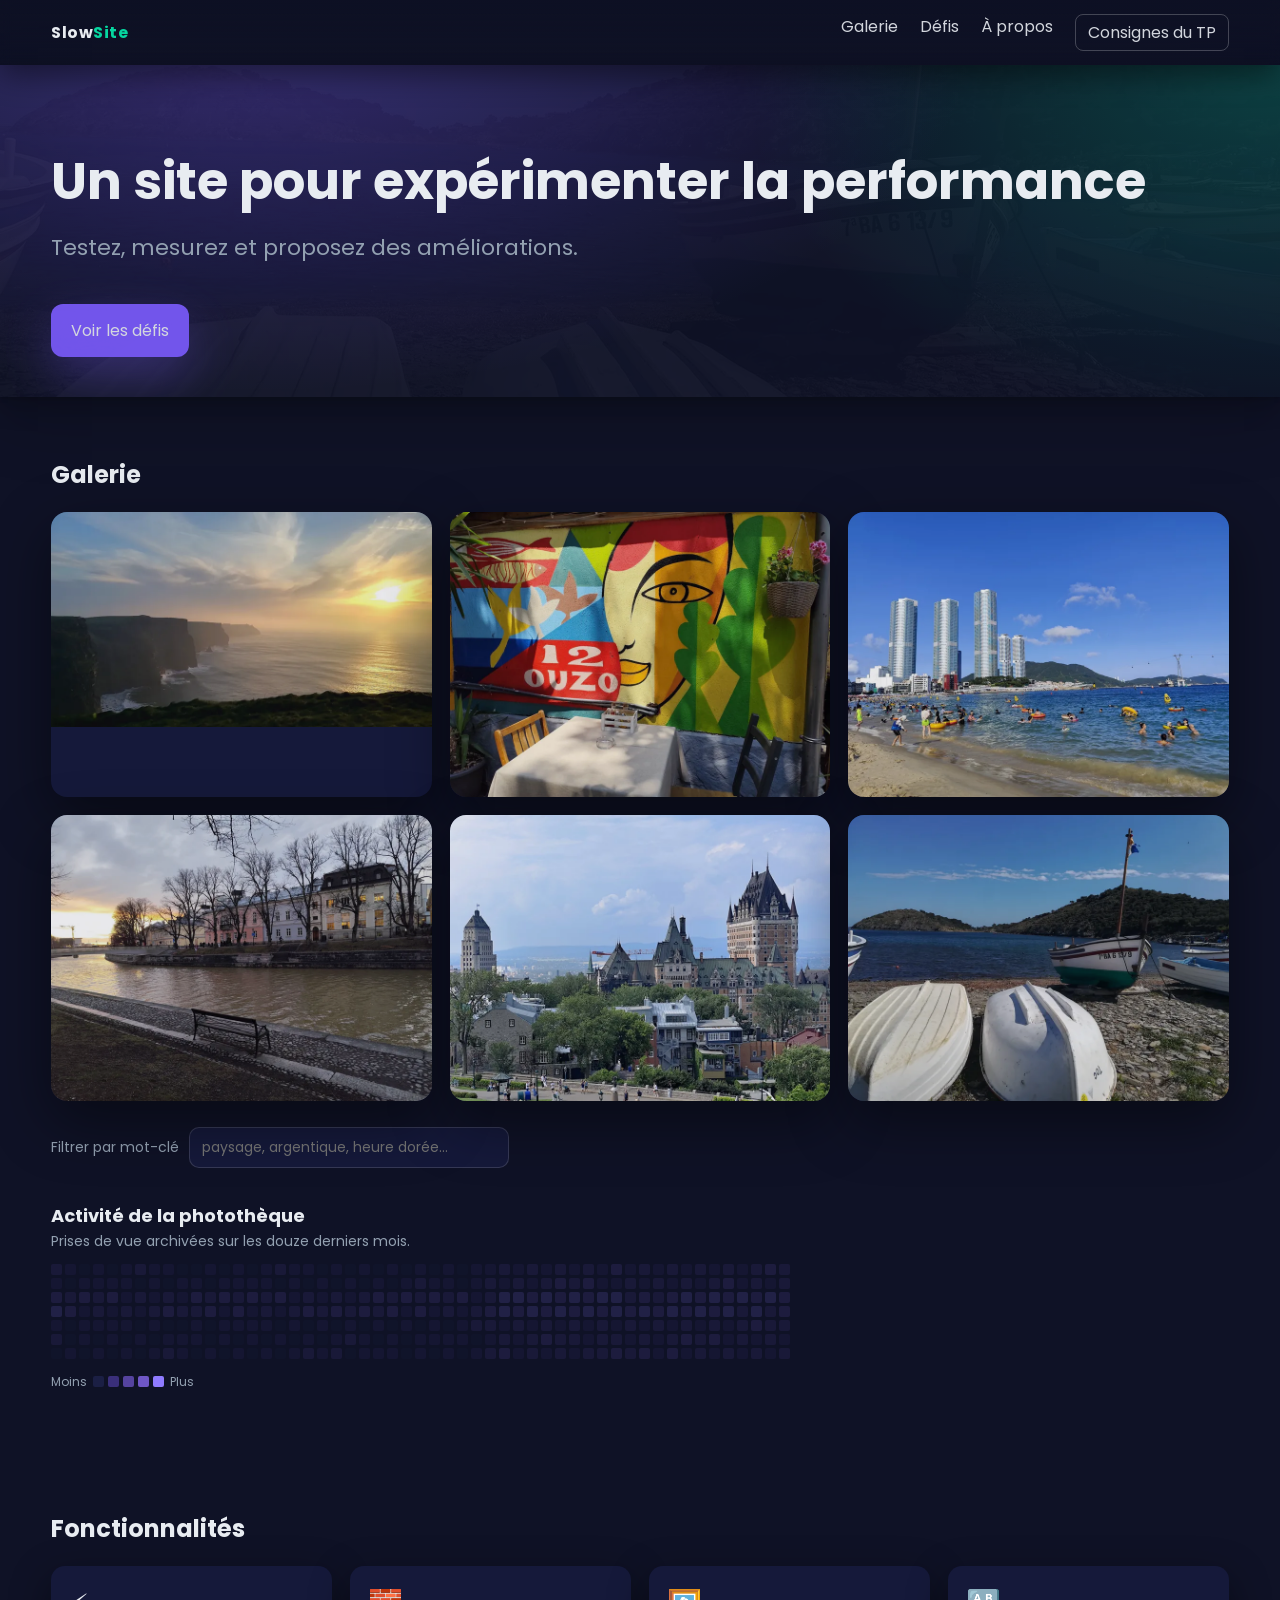
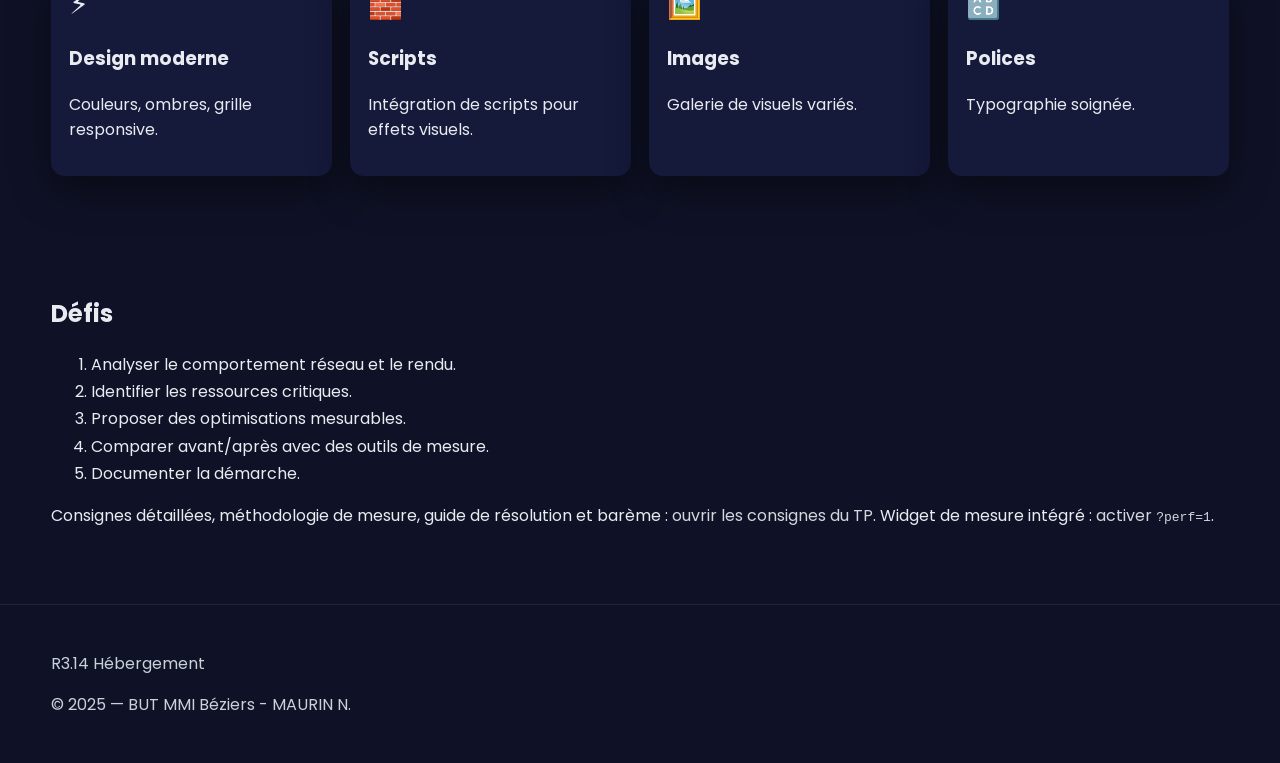
<file: index.html>
<!DOCTYPE html>
<html lang="fr">
  <head>
    <meta charset="utf-8" />
    <meta name="viewport" content="width=device-width, initial-scale=1" />
    <title>Site non optimisé...</title>

    <link rel="icon" type="image/png" href="img/favicon.png" />

    <link rel="preconnect" href="https://fonts.googleapis.com" />
    <link rel="preconnect" href="https://fonts.gstatic.com" crossorigin />
    <link rel="stylesheet" href="https://fonts.googleapis.com/css2?family=Poppins:wght@400;600&display=swap" />
    <link rel="stylesheet" href="css/styles.css" />
    <!-- Image LCP (fond du hero), découverte seulement via le CSS : on la précharge -->
    <link rel="preload" as="image" href="img/hero-bg.webp" fetchpriority="high" />

    <script src="js/app.js" defer></script>

    <!-- ===== Infrastructure du TP : hors exercice =====================
         Le bouton « Consignes » et sa fenêtre ne font pas partie du site à
         optimiser. Inutile de les analyser, les optimiser ou les supprimer.
         Volontairement en ligne : aucune requête supplémentaire, et rien ne
         casse quand vous réécrivez css/styles.css ou js/app.js.
         ================================================================ -->
    <style>
      .tp-link{border:1px solid rgba(255,255,255,.25);border-radius:8px;padding:5px 12px}
      .tp-link:hover{background:rgba(255,255,255,.08)}
      /* Cette entrée de menu supplémentaire fait déborder la barre sur petit
         écran : on autorise le retour à la ligne. */
      @media (max-width:640px){
        .menu{flex-wrap:wrap;justify-content:flex-end;gap:8px 14px}
      }
      #tp-modal{width:min(1000px,94vw);height:min(86vh,900px);padding:0;border:0;
        border-radius:14px;background:#0f1226;color:#E8ECF1;overflow:hidden}
      #tp-modal::backdrop{background:rgba(4,6,18,.72)}
      .tp-modal-bar{display:flex;align-items:center;justify-content:space-between;
        gap:12px;padding:10px 14px;border-bottom:1px solid rgba(255,255,255,.12);
        font:600 15px/1.3 system-ui,Segoe UI,Roboto,Arial,sans-serif}
      .tp-modal-bar button{background:transparent;color:#E8ECF1;cursor:pointer;
        border:1px solid rgba(255,255,255,.25);border-radius:8px;padding:5px 11px;font:inherit}
      .tp-modal-bar button:hover{background:rgba(255,255,255,.1)}
      #tp-modal iframe{display:block;width:100%;height:calc(100% - 45px);border:0}
    </style>
  </head>
  <body>
    <div class="topbar">
      <div class="container nav">
        <div class="logo">Slow<span>Site</span></div>
        <div class="menu">
          <a href="#galerie">Galerie</a>
          <a href="#defis">Défis</a>
          <a href="#apropos">À propos</a>
          <a class="tp-link js-consignes" href="consignes.html">Consignes du TP</a>
        </div>
      </div>
    </div>

    <div class="hero">
      <div class="container hero-inner">
        <div class="hero-text">
          <h1>Un site pour expérimenter la performance</h1>
          <p>Testez, mesurez et proposez des améliorations.</p>
          <a class="cta" href="#defis">Voir les défis</a>
        </div>
      </div>
    </div>

    <div id="galerie" class="section gallery">
      <div class="container">
        <h2>Galerie</h2>
        <div class="grid">
          <div class="card" data-mots="paysage montagne aube brume grand angle">
            <a href="img1.html"><img src="img/img1-800.webp" alt="Image 1" width="800" height="452" decoding="async" /></a>
          </div>
          <div class="card" data-mots="architecture ville façade contraste élevé">
            <a href="img2.html"><img src="img/img2-800.webp" alt="Image 2" width="800" height="600" decoding="async" /></a>
          </div>
          <div class="card" data-mots="portrait studio clair-obscur noir profond">
            <a href="img3.html"><img src="img/img3-800.webp" alt="Image 3" width="800" height="600" decoding="async" /></a>
          </div>
          <div class="card" data-mots="littoral falaise heure dorée pose longue">
            <a href="img4.html"><img src="img/img4-800.webp" alt="Image 4" width="800" height="600" loading="lazy" decoding="async" /></a>
          </div>
          <div class="card" data-mots="photo de rue ruelle silhouette monochrome">
            <a href="img5.html"><img src="img/img5-800.webp" alt="Image 5" width="800" height="600" loading="lazy" decoding="async" /></a>
          </div>
          <div class="card" data-mots="forêt sentier lumière rasante macro">
            <a href="img6.html"><img src="img/img6-800.webp" alt="Image 6" width="800" height="600" loading="lazy" decoding="async" /></a>
          </div>
        </div>
        <div class="gallery-filter">
          <label for="q">Filtrer par mot-clé</label>
          <input id="q" type="search" list="motscles" autocomplete="off"
                 placeholder="paysage, argentique, heure dorée…" />
          <datalist id="motscles"></datalist>
          <p id="filter-info" class="filter-info"></p>
        </div>

        <div class="activity">
          <h3 class="activity-title">Activité de la photothèque</h3>
          <p class="activity-sub">Prises de vue archivées sur les douze derniers mois.</p>
          <div class="activity-scroll">
            <div id="calendrier" class="calendar"></div>
          </div>
          <p class="activity-legend">
            <span>Moins</span>
            <i class="lvl lvl-0"></i><i class="lvl lvl-1"></i><i class="lvl lvl-2"></i><i class="lvl lvl-3"></i><i class="lvl lvl-4"></i>
            <span>Plus</span>
          </p>
        </div>
      </div>
    </div>

    <div id="apropos" class="section features">
      <div class="container">
        <h2>Fonctionnalités</h2>
        <div class="features-grid">
          <div class="feature">
            <div class="icon">⚡</div>
            <h3>Design moderne</h3>
            <p>Couleurs, ombres, grille responsive.</p>
          </div>
          <div class="feature">
            <div class="icon">🧱</div>
            <h3>Scripts</h3>
            <p>Intégration de scripts pour effets visuels.</p>
          </div>
          <div class="feature">
            <div class="icon">🖼️</div>
            <h3>Images</h3>
            <p>Galerie de visuels variés.</p>
          </div>
          <div class="feature">
            <div class="icon">🔠</div>
            <h3>Polices</h3>
            <p>Typographie soignée.</p>
          </div>
        </div>
      </div>
    </div>

    <div id="defis" class="section challenges">
      <div class="container">
        <h2>Défis</h2>
        <ol>
          <li>Analyser le comportement réseau et le rendu.</li>
          <li>Identifier les ressources critiques.</li>
          <li>Proposer des optimisations mesurables.</li>
          <li>Comparer avant/après avec des outils de mesure.</li>
          <li>Documenter la démarche.</li>
        </ol>
        <p>
          Consignes détaillées, méthodologie de mesure, guide de résolution et
          barème : <a class="js-consignes" href="consignes.html">ouvrir les
          consignes du TP</a>. Widget de mesure intégré :
          <a href="?perf=1">activer <code>?perf=1</code></a>.
        </p>
      </div>
    </div>

    <div class="footer">
      <div class="container">
        <p>R3.14 Hébergement</p>
        <p>© 2025 — BUT MMI Béziers - MAURIN N.</p>
      </div>
    </div>

    <!-- ===== Infrastructure du TP : hors exercice ===================== -->
    <dialog id="tp-modal" aria-labelledby="tp-modal-titre">
      <div class="tp-modal-bar">
        <span id="tp-modal-titre">Consignes du TP</span>
        <span>
          <a class="tp-link" href="consignes.html" target="_blank" rel="noopener">Ouvrir dans un onglet</a>
          <button type="button" data-tp-close>Fermer</button>
        </span>
      </div>
      <iframe title="Consignes du TP" data-src="consignes.html"></iframe>
    </dialog>

    <script>
      /* Ouvre les consignes en fenêtre modale. Sans JavaScript, ou si
         <dialog> n'est pas supporté, les liens naviguent normalement vers
         consignes.html : le contenu reste accessible dans tous les cas.
         L'iframe n'est chargée qu'à la première ouverture, pour ne rien
         ajouter au chargement de la page mesurée. */
      (function () {
        var modal = document.getElementById('tp-modal');
        var liens = document.querySelectorAll('.js-consignes');
        if (!modal || !liens.length || typeof modal.showModal !== 'function') return;

        var frame = modal.querySelector('iframe');
        for (var i = 0; i < liens.length; i++) {
          liens[i].addEventListener('click', function (e) {
            e.preventDefault();
            if (!frame.getAttribute('src')) {
              frame.setAttribute('src', frame.dataset.src);
            }
            modal.showModal();
          });
        }
        modal.querySelector('[data-tp-close]').addEventListener('click', function () {
          modal.close();
        });
        // Échap ne remonte pas d'une iframe vers le <dialog> parent : on
        // écoute donc aussi dans le document embarqué (même origine).
        frame.addEventListener('load', function () {
          try {
            frame.contentDocument.addEventListener('keydown', function (e) {
              if (e.key === 'Escape') modal.close();
            });
          } catch (err) { /* origine différente : la touche Échap n'agira pas */ }
        });
        // Clic sur le fond sombre : la cible est alors le <dialog> lui-même.
        modal.addEventListener('click', function (e) {
          if (e.target === modal) modal.close();
        });
      })();
      /* ================================================================ */

      if (new URLSearchParams(location.search).has('perf')) {
        var s = document.createElement('script');
        s.src = 'js/metrics.js';
        s.defer = true;
        document.head.appendChild(s);
      }
    </script>
  </body>
</html>
</file>
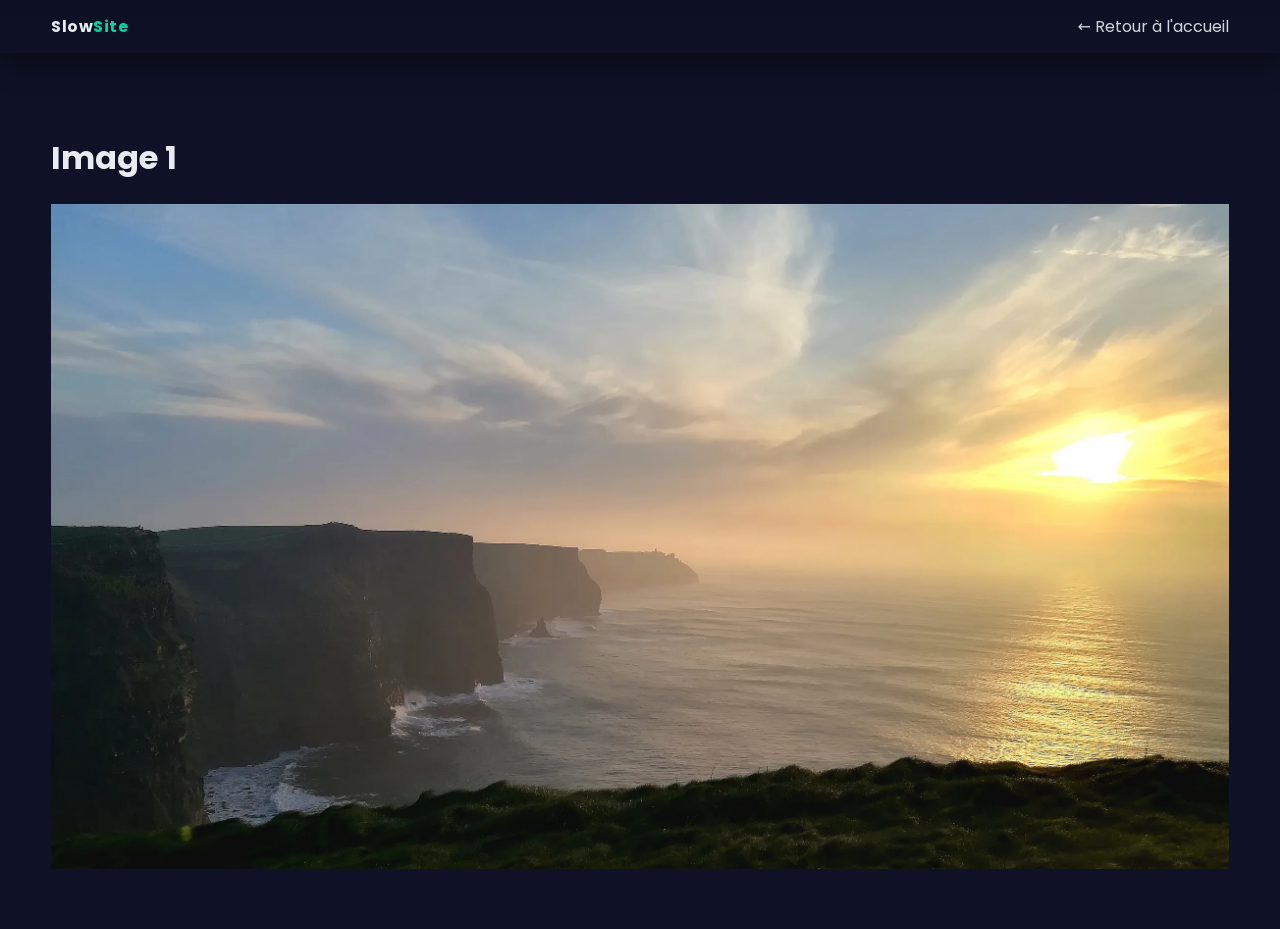
<file: img1.html>
<!DOCTYPE html>
<html lang="fr">
<head>
  <meta charset="utf-8" />
  <meta name="viewport" content="width=device-width, initial-scale=1" />
  <title>Image 1</title>
  <link rel="icon" type="image/png" href="img/favicon.png">
  <link rel="preconnect" href="https://fonts.googleapis.com">
  <link rel="preconnect" href="https://fonts.gstatic.com" crossorigin>
  <link rel="stylesheet" href="https://fonts.googleapis.com/css2?family=Poppins:wght@400;600&display=swap">
  <link rel="stylesheet" href="css/styles.css">
  <script src="js/app.js" defer></script>
</head>
<body>
  <div class="topbar"><div class="container nav"><div class="logo">Slow<span>Site</span></div><div class="menu"><a href="index.html">← Retour à l'accueil</a></div></div></div>
  <div class="section image-page"><div class="container">
    <h1>Image 1</h1>
    <div class="image-wrapper"><img src="img/img1.webp" alt="Image 1" width="2400" height="1355"></div>
  </div></div>
  <script>
    if (new URLSearchParams(location.search).has('perf')) {
      var s = document.createElement('script');
      s.src = 'js/metrics.js'; s.defer = true; document.head.appendChild(s);
    }
  </script>
</body>
</html>
</file>
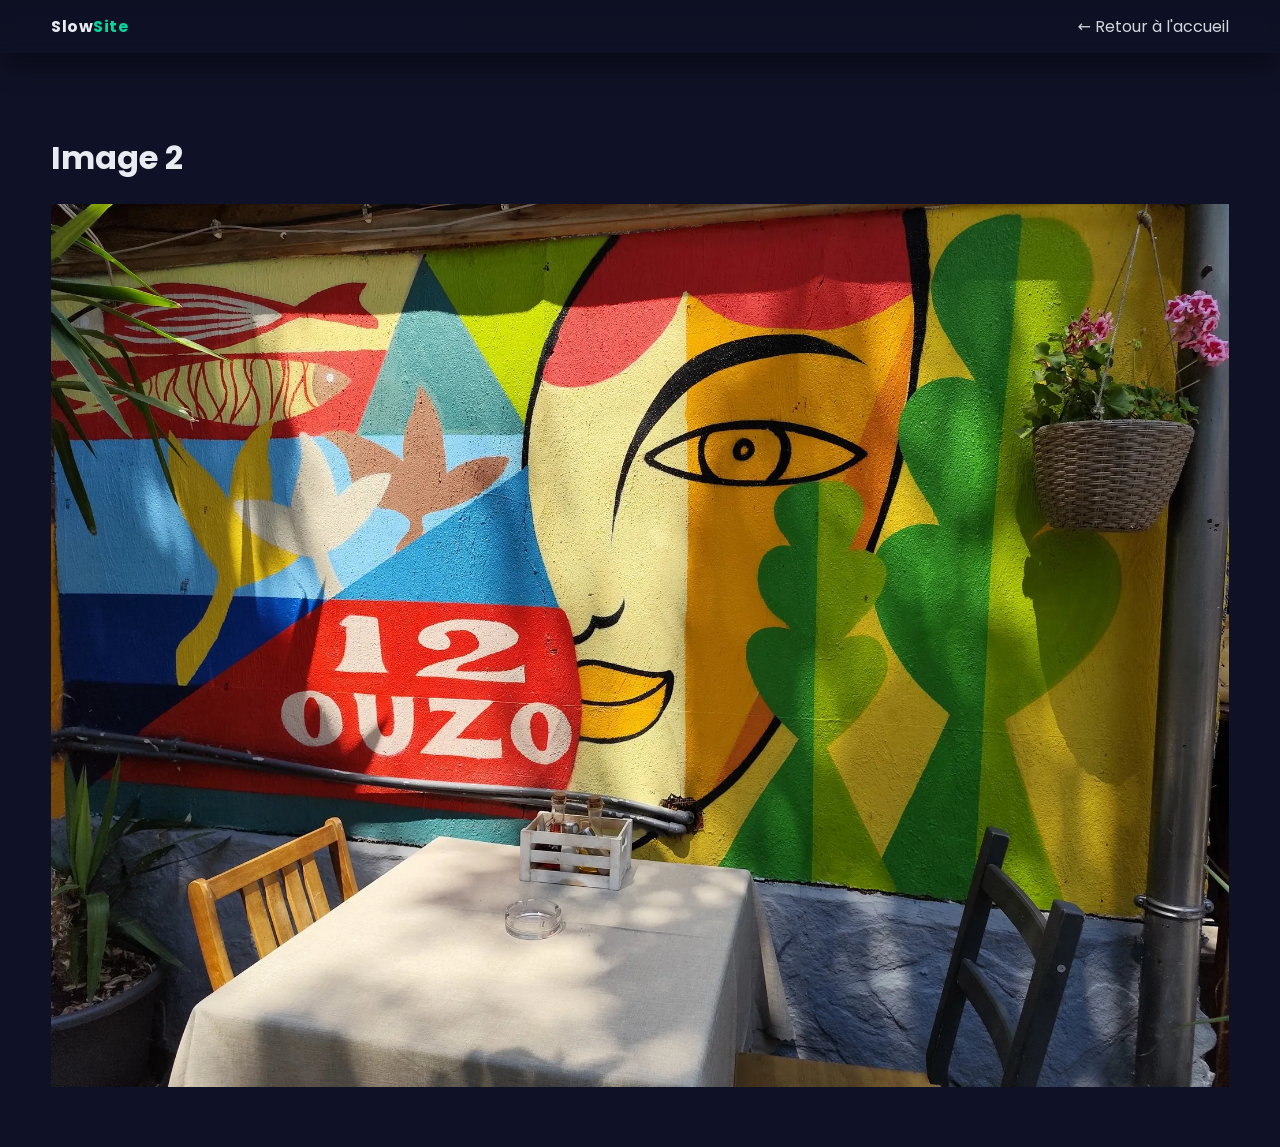
<file: img2.html>
<!DOCTYPE html>
<html lang="fr">
<head>
  <meta charset="utf-8" />
  <meta name="viewport" content="width=device-width, initial-scale=1" />
  <title>Image 2</title>
  <link rel="icon" type="image/png" href="img/favicon.png">
  <link rel="preconnect" href="https://fonts.googleapis.com">
  <link rel="preconnect" href="https://fonts.gstatic.com" crossorigin>
  <link rel="stylesheet" href="https://fonts.googleapis.com/css2?family=Poppins:wght@400;600&display=swap">
  <link rel="stylesheet" href="css/styles.css">
  <script src="js/app.js" defer></script>
</head>
<body>
  <div class="topbar"><div class="container nav"><div class="logo">Slow<span>Site</span></div><div class="menu"><a href="index.html">← Retour à l'accueil</a></div></div></div>
  <div class="section image-page"><div class="container">
    <h1>Image 2</h1>
    <div class="image-wrapper"><img src="img/img2.webp" alt="Image 2" width="2040" height="1530"></div>
  </div></div>
  <script>
    if (new URLSearchParams(location.search).has('perf')) {
      var s = document.createElement('script');
      s.src = 'js/metrics.js'; s.defer = true; document.head.appendChild(s);
    }
  </script>
</body>
</html>
</file>
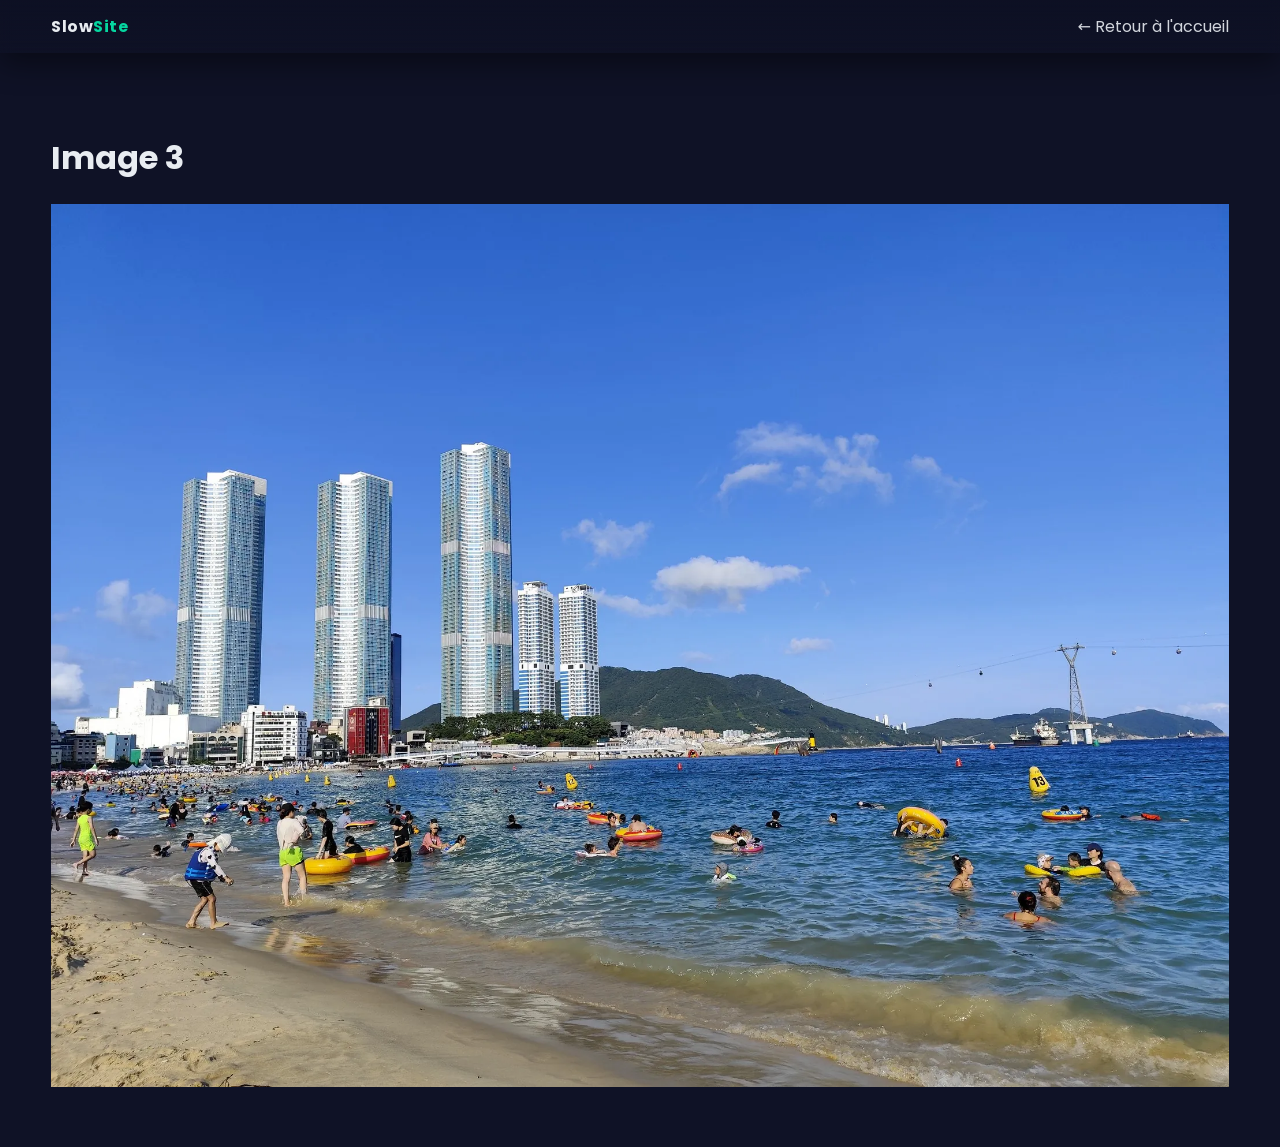
<file: img3.html>
<!DOCTYPE html>
<html lang="fr">
<head>
  <meta charset="utf-8" />
  <meta name="viewport" content="width=device-width, initial-scale=1" />
  <title>Image 3</title>
  <link rel="icon" type="image/png" href="img/favicon.png">
  <link rel="preconnect" href="https://fonts.googleapis.com">
  <link rel="preconnect" href="https://fonts.gstatic.com" crossorigin>
  <link rel="stylesheet" href="https://fonts.googleapis.com/css2?family=Poppins:wght@400;600&display=swap">
  <link rel="stylesheet" href="css/styles.css">
  <script src="js/app.js" defer></script>
</head>
<body>
  <div class="topbar"><div class="container nav"><div class="logo">Slow<span>Site</span></div><div class="menu"><a href="index.html">← Retour à l'accueil</a></div></div></div>
  <div class="section image-page"><div class="container">
    <h1>Image 3</h1>
    <div class="image-wrapper"><img src="img/img3.webp" alt="Image 3" width="2040" height="1530"></div>
  </div></div>
  <script>
    if (new URLSearchParams(location.search).has('perf')) {
      var s = document.createElement('script');
      s.src = 'js/metrics.js'; s.defer = true; document.head.appendChild(s);
    }
  </script>
</body>
</html>
</file>
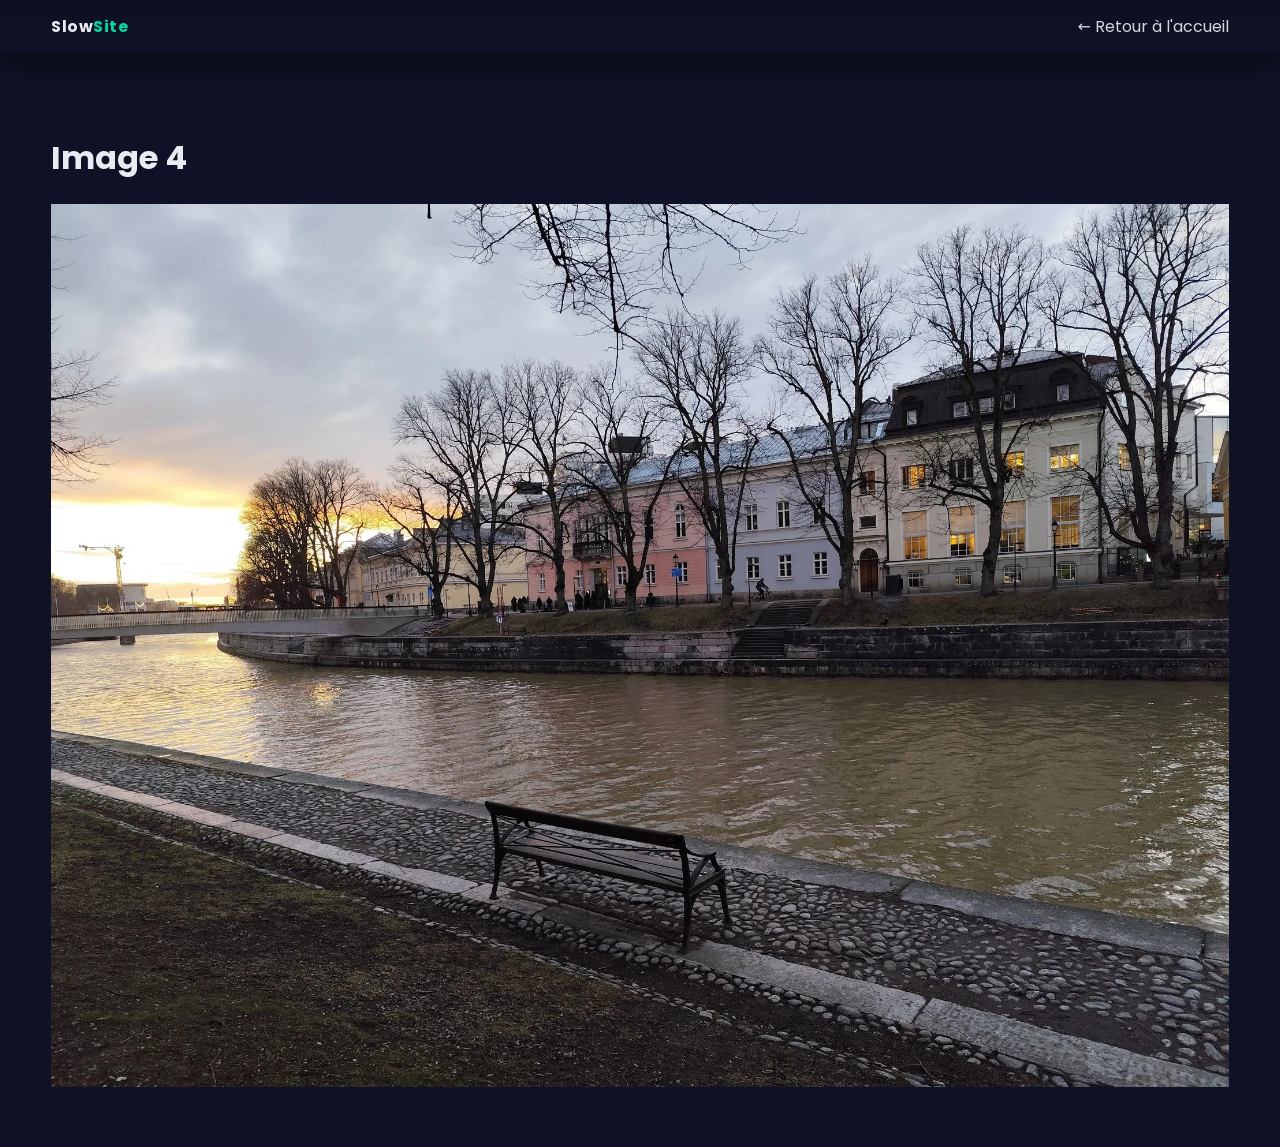
<file: img4.html>
<!DOCTYPE html>
<html lang="fr">
<head>
  <meta charset="utf-8" />
  <meta name="viewport" content="width=device-width, initial-scale=1" />
  <title>Image 4</title>
  <link rel="icon" type="image/png" href="img/favicon.png">
  <link rel="preconnect" href="https://fonts.googleapis.com">
  <link rel="preconnect" href="https://fonts.gstatic.com" crossorigin>
  <link rel="stylesheet" href="https://fonts.googleapis.com/css2?family=Poppins:wght@400;600&display=swap">
  <link rel="stylesheet" href="css/styles.css">
  <script src="js/app.js" defer></script>
</head>
<body>
  <div class="topbar"><div class="container nav"><div class="logo">Slow<span>Site</span></div><div class="menu"><a href="index.html">← Retour à l'accueil</a></div></div></div>
  <div class="section image-page"><div class="container">
    <h1>Image 4</h1>
    <div class="image-wrapper"><img src="img/img4.webp" alt="Image 4" width="2040" height="1530"></div>
  </div></div>
  <script>
    if (new URLSearchParams(location.search).has('perf')) {
      var s = document.createElement('script');
      s.src = 'js/metrics.js'; s.defer = true; document.head.appendChild(s);
    }
  </script>
</body>
</html>
</file>
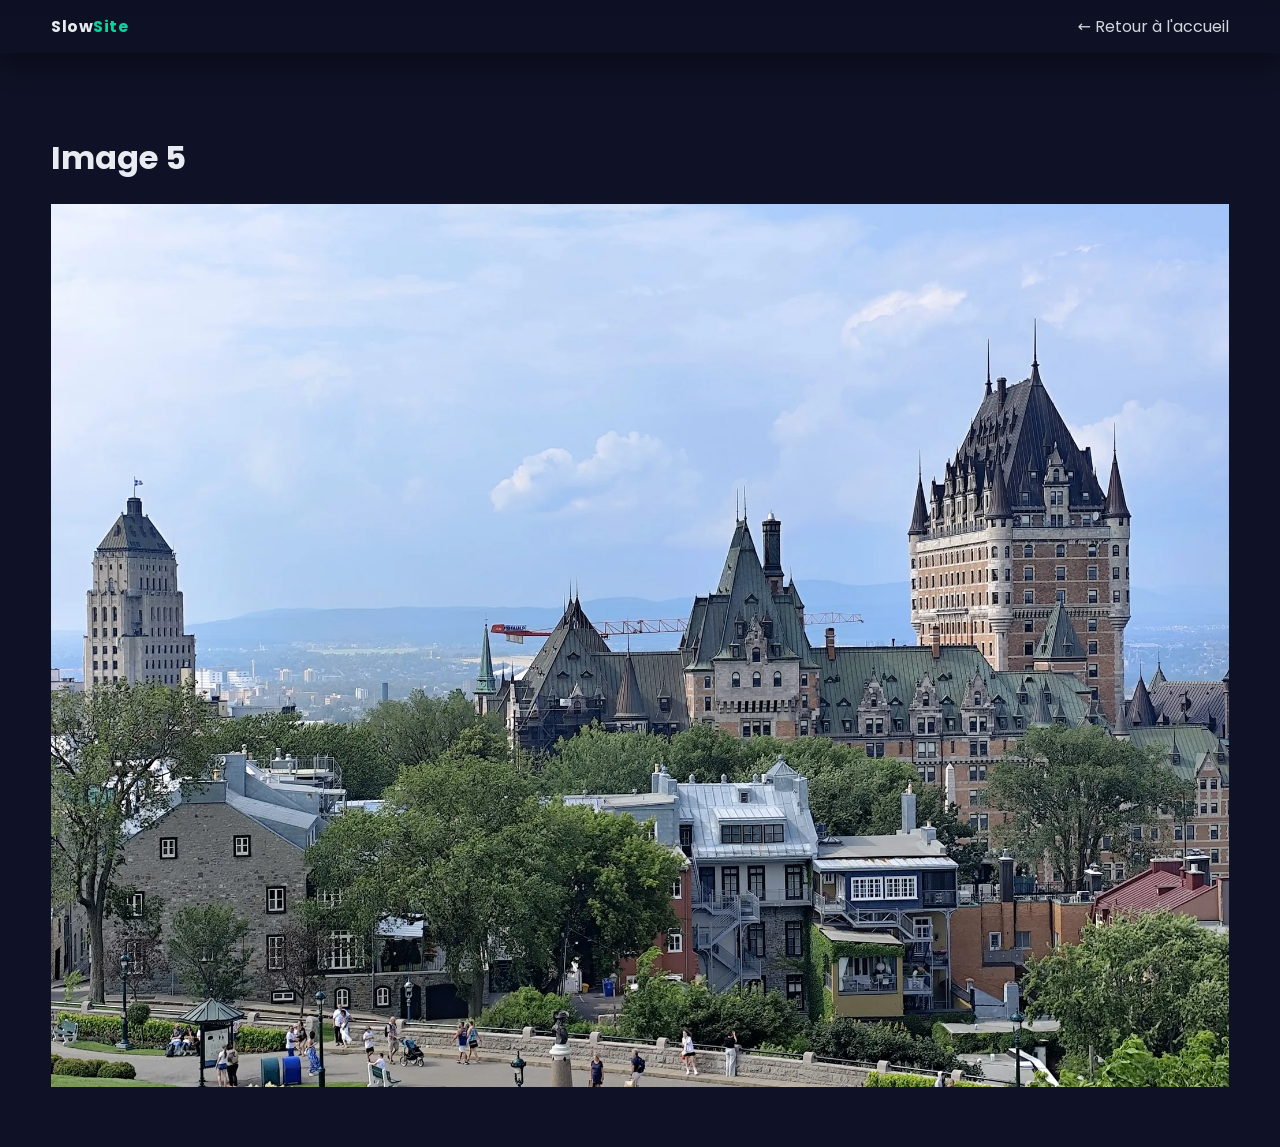
<file: img5.html>
<!DOCTYPE html>
<html lang="fr">
<head>
  <meta charset="utf-8" />
  <meta name="viewport" content="width=device-width, initial-scale=1" />
  <title>Image 5</title>
  <link rel="icon" type="image/png" href="img/favicon.png">
  <link rel="preconnect" href="https://fonts.googleapis.com">
  <link rel="preconnect" href="https://fonts.gstatic.com" crossorigin>
  <link rel="stylesheet" href="https://fonts.googleapis.com/css2?family=Poppins:wght@400;600&display=swap">
  <link rel="stylesheet" href="css/styles.css">
  <script src="js/app.js" defer></script>
</head>
<body>
  <div class="topbar"><div class="container nav"><div class="logo">Slow<span>Site</span></div><div class="menu"><a href="index.html">← Retour à l'accueil</a></div></div></div>
  <div class="section image-page"><div class="container">
    <h1>Image 5</h1>
    <div class="image-wrapper"><img src="img/img5.webp" alt="Image 5" width="2040" height="1530"></div>
  </div></div>
  <script>
    if (new URLSearchParams(location.search).has('perf')) {
      var s = document.createElement('script');
      s.src = 'js/metrics.js'; s.defer = true; document.head.appendChild(s);
    }
  </script>
</body>
</html>
</file>
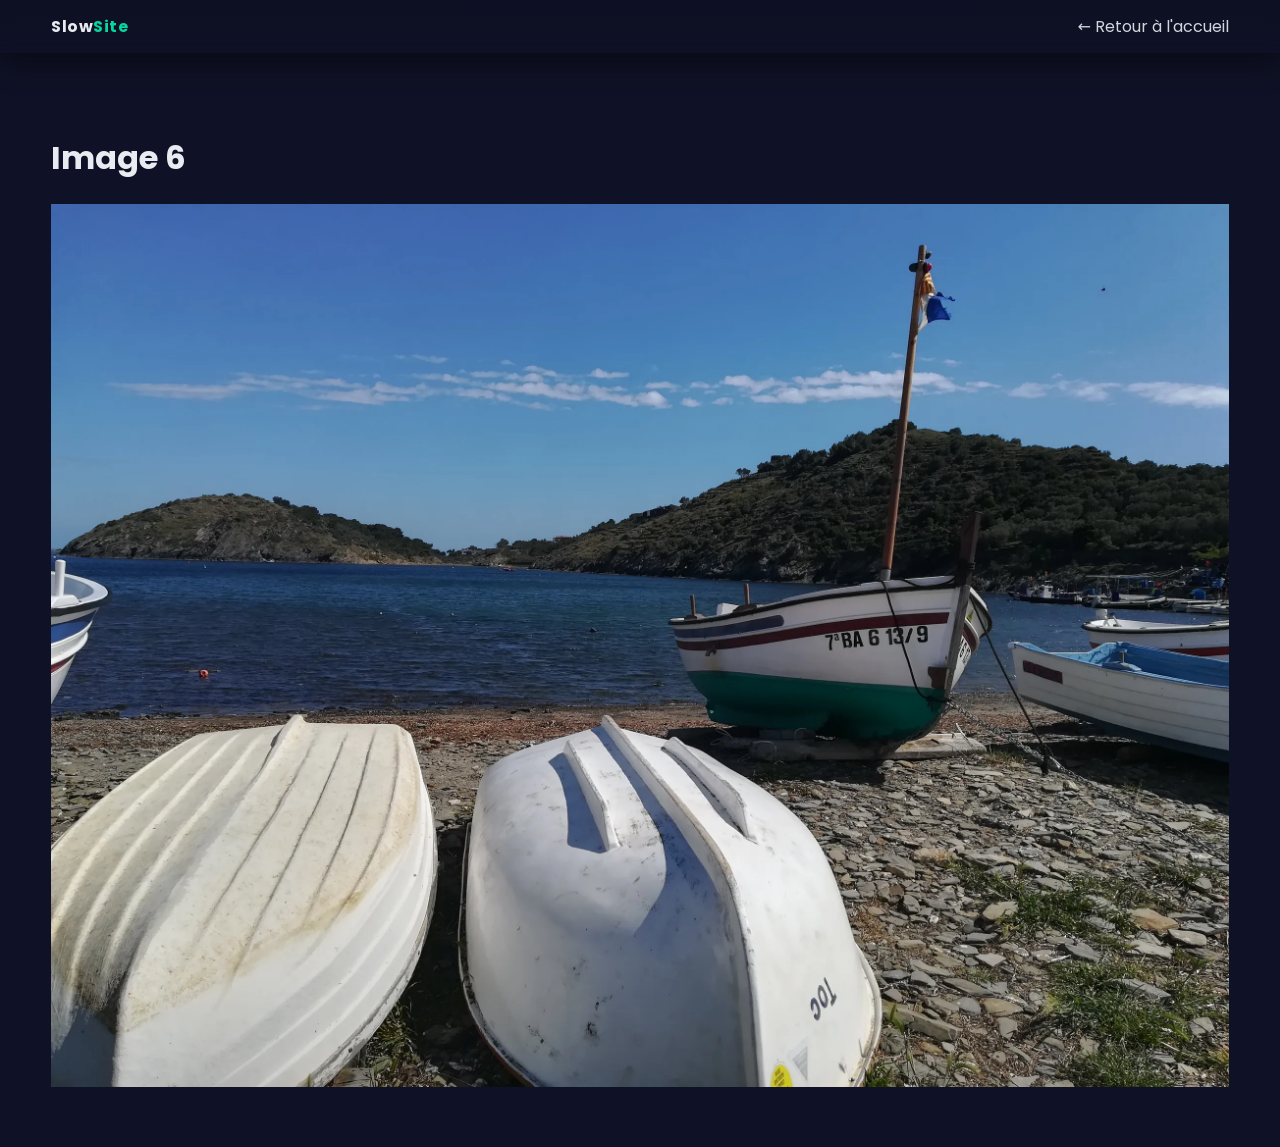
<file: img6.html>
<!DOCTYPE html>
<html lang="fr">
<head>
  <meta charset="utf-8" />
  <meta name="viewport" content="width=device-width, initial-scale=1" />
  <title>Image 6</title>
  <link rel="icon" type="image/png" href="img/favicon.png">
  <link rel="preconnect" href="https://fonts.googleapis.com">
  <link rel="preconnect" href="https://fonts.gstatic.com" crossorigin>
  <link rel="stylesheet" href="https://fonts.googleapis.com/css2?family=Poppins:wght@400;600&display=swap">
  <link rel="stylesheet" href="css/styles.css">
  <script src="js/app.js" defer></script>
</head>
<body>
  <div class="topbar"><div class="container nav"><div class="logo">Slow<span>Site</span></div><div class="menu"><a href="index.html">← Retour à l'accueil</a></div></div></div>
  <div class="section image-page"><div class="container">
    <h1>Image 6</h1>
    <div class="image-wrapper"><img src="img/img6.webp" alt="Image 6" width="2400" height="1800"></div>
  </div></div>
  <script>
    if (new URLSearchParams(location.search).has('perf')) {
      var s = document.createElement('script');
      s.src = 'js/metrics.js'; s.defer = true; document.head.appendChild(s);
    }
  </script>
</body>
</html>
</file>
<file: css/styles.css>
/* Ex-theme-legacy.css */
/* Texture d'arrière-plan du bandeau principal. */
.hero{position:relative;overflow:hidden}
.hero::before{
  content:"";
  position:absolute;
  inset:0;
  background:url('../img/hero-bg.webp') center / cover no-repeat;
  opacity:.04;
  pointer-events:none;
}
.hero-inner{position:relative;z-index:1}
/* Ex-extra.css */
.hero, .card, .feature, .cta{
  box-shadow:
    0 2px 4px rgba(0,0,0,.14),
    0 8px 24px rgba(0,0,0,.22),
    0 24px 60px rgba(0,0,0,.18);
}
/* styles.css */
:root{--bg:#0f1226;--fg:#E8ECF1;--muted:#93A1B1;--primary:#7C5CFF;--accent:#06D6A0;--card:#15193A;--shadow:rgba(0,0,0,0.45)}
*{box-sizing:border-box}
html,body{margin:0;padding:0;background:var(--bg);color:var(--fg);font-family:'Poppins',system-ui,Segoe UI,Roboto,Arial,sans-serif}
.container{width:min(1200px,92%);margin:0 auto}
a{color:var(--fg);text-decoration:none;opacity:.9}a:hover{opacity:1}
.topbar{position:sticky;top:0;backdrop-filter:blur(6px);background:linear-gradient(180deg,rgba(13,16,35,.8),rgba(13,16,35,.2));z-index:10;box-shadow:0 10px 30px var(--shadow)}
.nav{display:flex;align-items:center;justify-content:space-between;padding:14px 0}
.logo{font-weight:700;letter-spacing:.5px}.logo span{color:var(--accent)}.menu{display:flex;gap:22px}
.hero{padding:90px 0 40px;background:radial-gradient(1200px 600px at 20% -10%, rgba(124,92,255,.35), transparent 60%), radial-gradient(900px 600px at 100% 0%, rgba(6,214,160,.25), transparent 60%)}
.hero-inner{display:grid;grid-template-columns:1fr;gap:28px}
.hero h1{font-size:clamp(28px,4vw,56px);line-height:1.05;margin:0 0 10px}
.hero p{font-size:clamp(16px,1.8vw,22px);color:var(--muted)}
.highlight{color:var(--accent)}
.cta{display:inline-block;margin-top:18px;background:var(--primary);padding:14px 20px;border-radius:12px;box-shadow:0 20px 50px rgba(124,92,255,.35);transition:transform .2s ease, box-shadow .2s ease}
.cta:hover{transform:translateY(-2px);box-shadow:0 28px 60px rgba(124,92,255,.45)}
.section{padding:60px 0}.section h2{margin:0 0 20px}
.gallery .grid{display:grid;grid-template-columns:repeat(3,1fr);gap:18px}
.card{background:var(--card);border-radius:16px;overflow:hidden;box-shadow:0 20px 60px var(--shadow)}
.card img{display:block;width:100%;height:auto;opacity:0;transition:opacity .6s ease}
.card img.loaded{opacity:1}
.features-grid{display:grid;grid-template-columns:repeat(4,1fr);gap:18px}
.feature{background:var(--card);padding:18px;border-radius:14px;box-shadow:0 14px 40px var(--shadow)}
.feature .icon{font-size:28px}
.challenges ol{line-height:1.7}
.footer{padding:30px 0;border-top:1px solid rgba(255,255,255,.08);color:#c9d1d9}
@media (max-width:900px){.features-grid{grid-template-columns:repeat(2,1fr)}.gallery .grid{grid-template-columns:repeat(2,1fr)}}
@media (max-width:560px){.features-grid{grid-template-columns:1fr}.gallery .grid{grid-template-columns:1fr}}

/* --- Filtrage de la galerie --- */
.gallery-filter{display:flex;align-items:center;flex-wrap:wrap;gap:10px;margin-top:26px}
.gallery-filter label{color:var(--muted);font-size:14px}
.gallery-filter input{background:var(--card);color:var(--fg);border:1px solid rgba(255,255,255,.14);
  border-radius:10px;padding:9px 12px;min-width:min(320px,100%);font:inherit;font-size:14px}
.gallery-filter input:focus{outline:2px solid var(--primary);outline-offset:1px}
.filter-info{margin:0;color:var(--muted);font-size:13px}
.card{transform:translateY(24px);transition:transform .35s ease}
.card.visible{transform:translateY(0)}

/* --- Calendrier d'activité --- */
.activity{margin-top:34px}
.activity-title{margin:0 0 2px;font-size:18px}
.activity-sub{margin:0 0 12px;color:var(--muted);font-size:14px}
.activity-scroll{overflow-x:auto;padding-bottom:4px}
.calendar{display:grid;grid-auto-flow:column;grid-template-rows:repeat(7,11px);
  grid-auto-columns:11px;gap:3px;width:max-content}
.cal-day{border-radius:2px;background:var(--lvl0);transition:opacity .25s linear}
/* Rampe séquentielle à teinte unique, du plus sombre au plus clair. */
:root{--lvl0:#1b1f44;--lvl1:#3a2f7a;--lvl2:#55439f;--lvl3:#6f57c6;--lvl4:#8f7bff}
.cal-day[data-n="1"]{background:var(--lvl1)}
.cal-day[data-n="2"]{background:var(--lvl2)}
.cal-day[data-n="3"]{background:var(--lvl3)}
.cal-day[data-n="4"]{background:var(--lvl4)}
.activity-legend{display:flex;align-items:center;gap:4px;margin:10px 0 0;
  color:var(--muted);font-size:12px}
.activity-legend .lvl{width:11px;height:11px;border-radius:2px;display:inline-block}
.activity-legend .lvl-0{background:var(--lvl0)}.activity-legend .lvl-1{background:var(--lvl1)}
.activity-legend .lvl-2{background:var(--lvl2)}.activity-legend .lvl-3{background:var(--lvl3)}
.activity-legend .lvl-4{background:var(--lvl4)}
.activity-legend span:first-child{margin-right:2px}
.activity-legend span:last-child{margin-left:2px}

/* --- Pages de détail : l'image ne dépasse plus de son conteneur --- */
.image-wrapper img{display:block;width:100%;height:auto}
</file>
